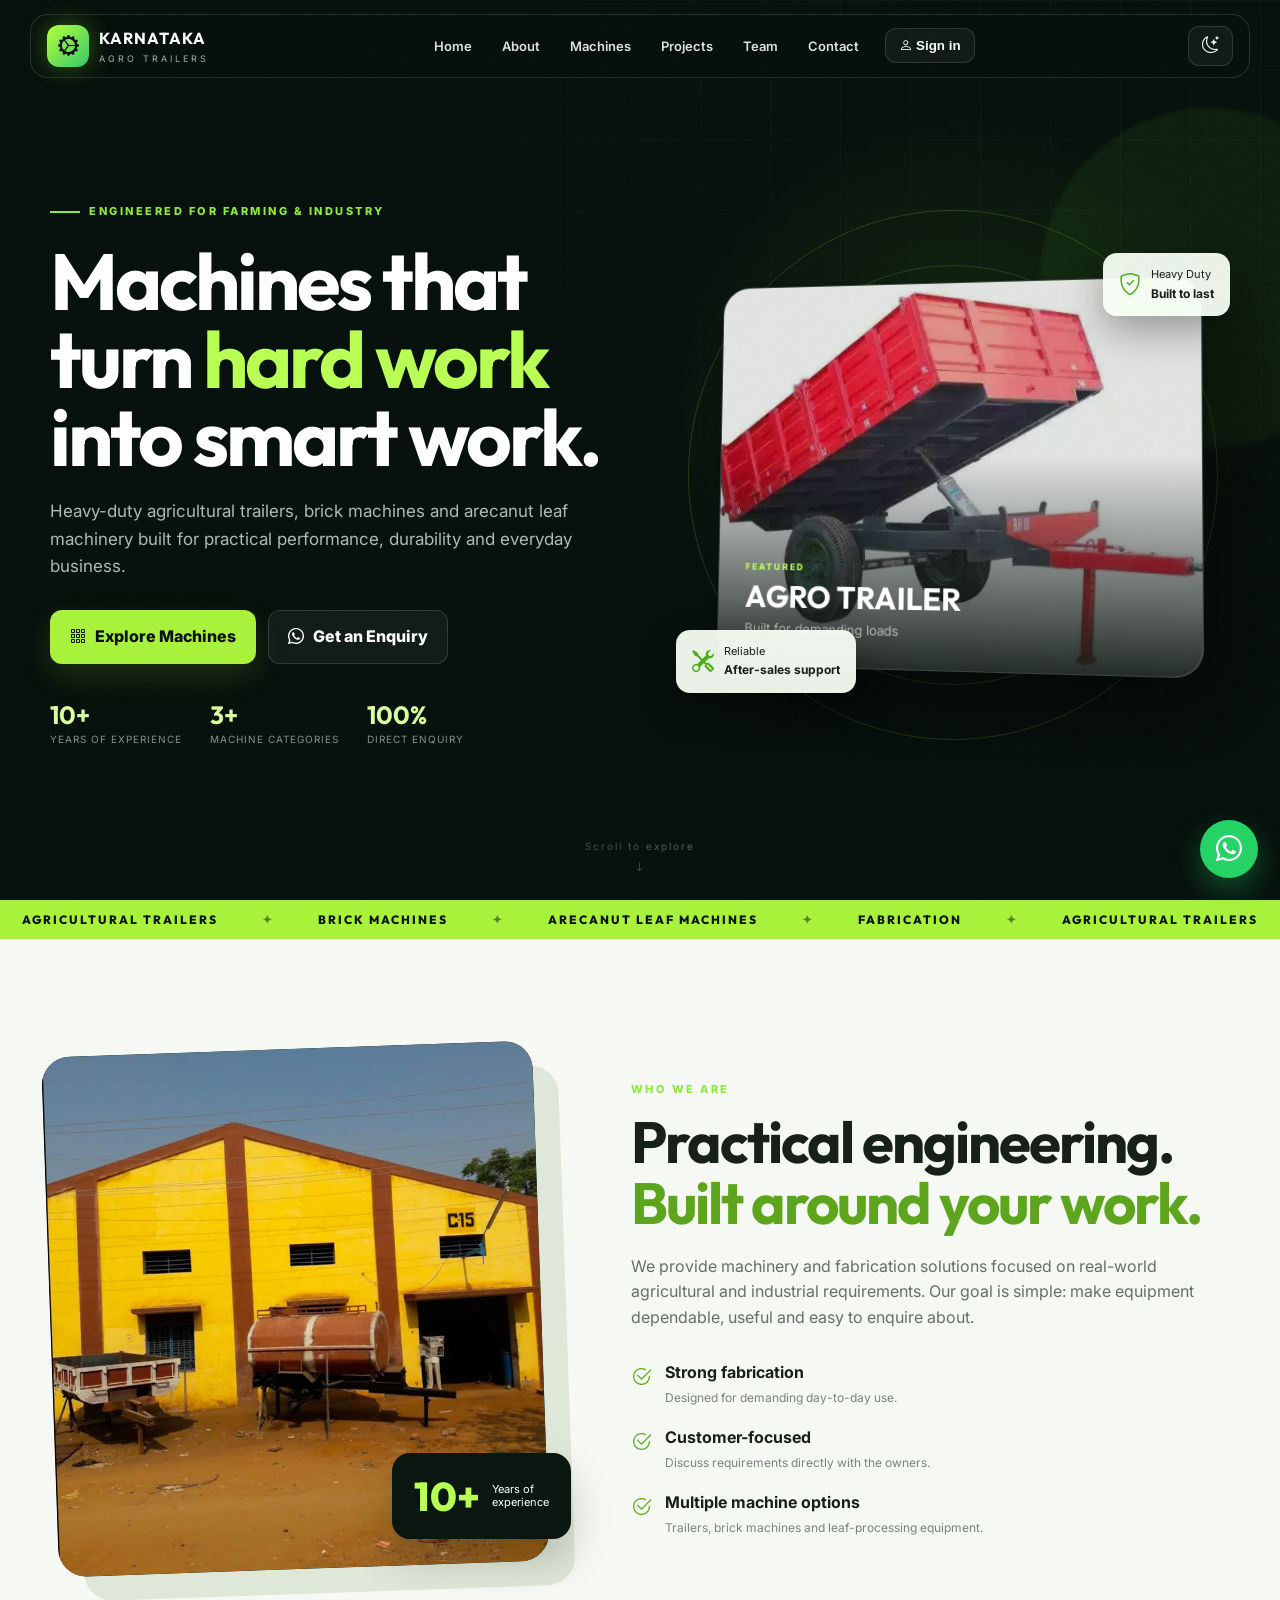
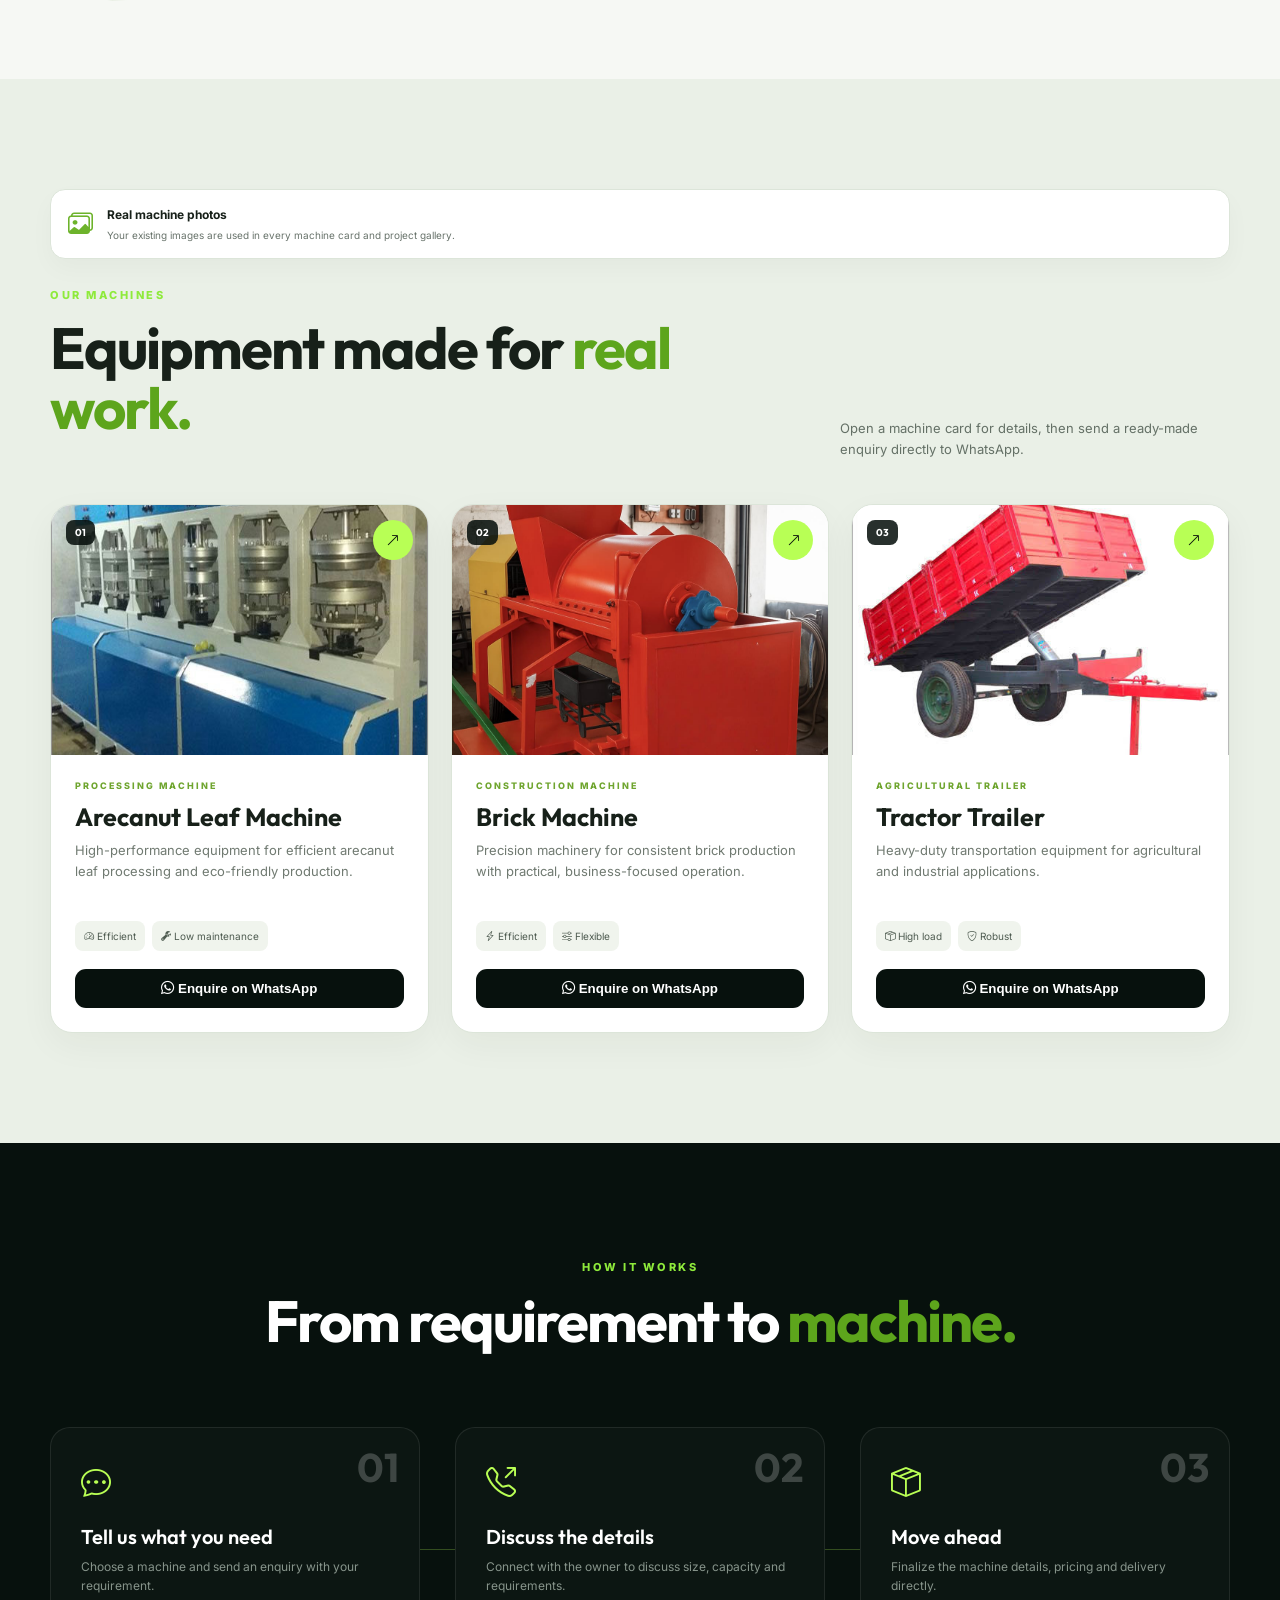
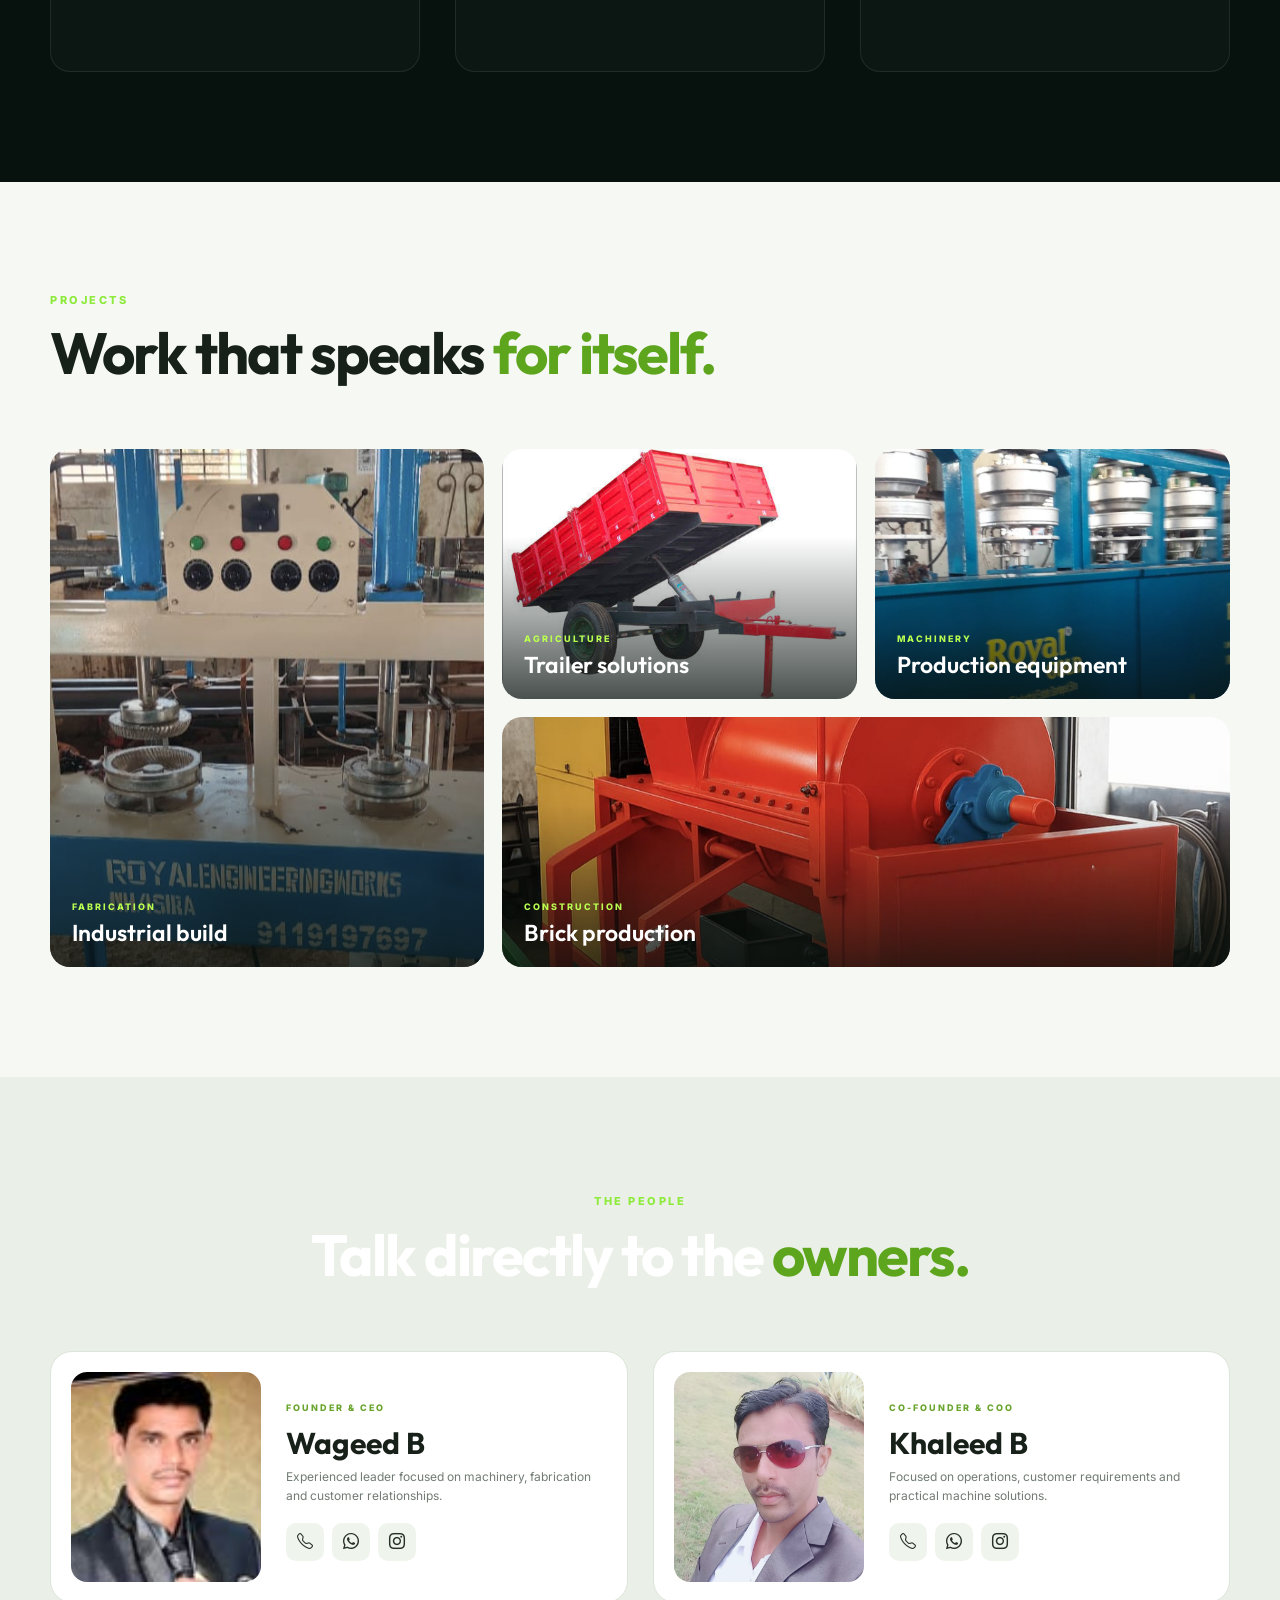
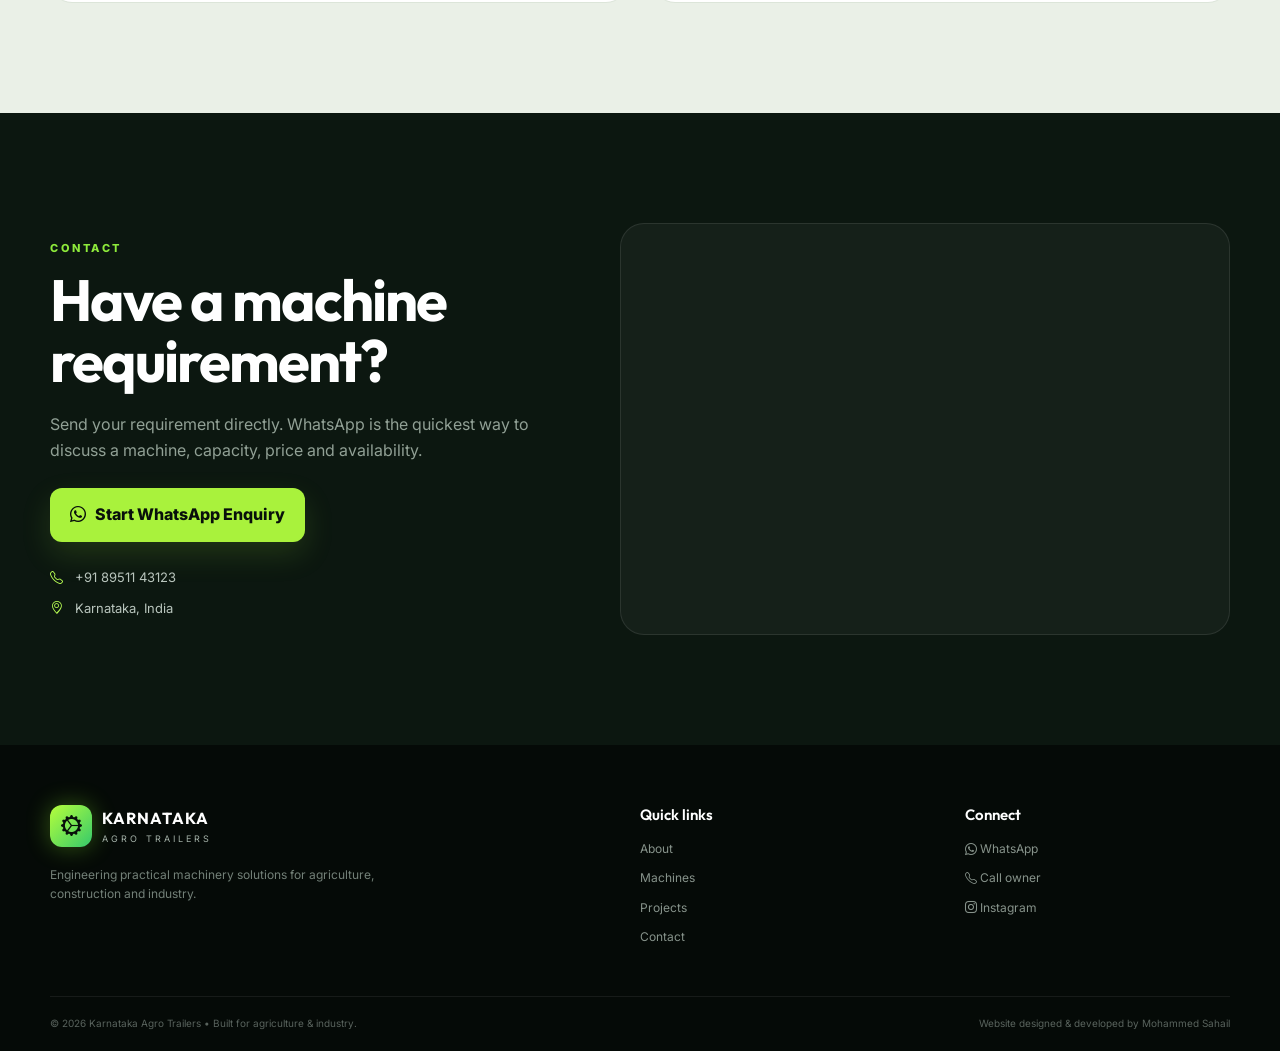
<file: Karnataka_Agro_Trailers_BEST_V2/index.html>
<!DOCTYPE html>
<html lang="en">
<head>
  <meta charset="UTF-8">
  <meta name="viewport" content="width=device-width, initial-scale=1.0">
  <meta name="theme-color" content="#07110d">
  <title>Karnataka Agro Trailers — Machinery & Fabrication</title>
  <meta name="description" content="Karnataka Agro Trailers - agricultural trailers, brick machines and arecanut leaf machinery. Enquire directly on WhatsApp.">
  <link rel="preconnect" href="https://fonts.googleapis.com">
  <link rel="preconnect" href="https://fonts.gstatic.com" crossorigin>
  <link href="https://fonts.googleapis.com/css2?family=Inter:wght@400;500;600;700&family=Outfit:wght@500;600;700;800&display=swap" rel="stylesheet">
  <link href="https://cdn.jsdelivr.net/npm/bootstrap-icons@1.11.3/font/bootstrap-icons.css" rel="stylesheet">
  <link rel="stylesheet" href="style.css">
</head>
<body>
  <div id="preloader"><div class="loader-ring"></div><span>Loading Karnataka Agro...</span></div>
  <div class="noise"></div>

  <header class="site-header" id="siteHeader">
    <nav class="navbar">
      <a class="brand" href="#home" aria-label="Karnataka Agro Trailers home">
        <span class="brand-mark"><i class="bi bi-gear-wide-connected"></i></span>
        <span><strong>KARNATAKA</strong><small>AGRO TRAILERS</small></span>
      </a>

      <div class="nav-links" id="navLinks">
        <a href="#home">Home</a>
        <a href="#about">About</a>
        <a href="#products">Machines</a>
        <a href="#projects">Projects</a>
        <a href="#team">Team</a>
        <a href="#contact">Contact</a>
        <button class="nav-login" id="openLogin"><i class="bi bi-person"></i> Sign in</button>
      </div>

      <div class="nav-actions">
        <button class="theme-btn" id="themeBtn" aria-label="Toggle theme"><i class="bi bi-moon-stars"></i></button>
        <button class="menu-btn" id="menuBtn" aria-label="Open menu"><i class="bi bi-list"></i></button>
      </div>
    </nav>
  </header>

  <main>
    <section class="hero" id="home">
      <div class="hero-grid"></div>
      <div class="hero-orb orb-one"></div><div class="hero-orb orb-two"></div>
      <div class="container hero-layout">
        <div class="hero-copy reveal">
          <div class="eyebrow"><span></span> ENGINEERED FOR FARMING & INDUSTRY</div>
          <h1>Machines that turn <em>hard work</em> into <span>smart work.</span></h1>
          <p>Heavy-duty agricultural trailers, brick machines and arecanut leaf machinery built for practical performance, durability and everyday business.</p>
          <div class="hero-buttons">
            <a href="#products" class="btn btn-primary"><i class="bi bi-grid-3x3-gap"></i> Explore Machines</a>
            <a href="https://wa.me/918951143123?text=Hello%20Karnataka%20Agro%20Trailers%2C%20I%20would%20like%20to%20know%20about%20your%20machines." target="_blank" rel="noopener" class="btn btn-glass"><i class="bi bi-whatsapp"></i> Get an Enquiry</a>
          </div>
          <div class="hero-stats">
            <div><strong>10+</strong><span>Years of experience</span></div>
            <div><strong>3+</strong><span>Machine categories</span></div>
            <div><strong>100%</strong><span>Direct enquiry</span></div>
          </div>
        </div>

        <div class="hero-visual reveal reveal-delay">
          <div class="machine-stage">
            <div class="stage-ring ring-a"></div><div class="stage-ring ring-b"></div>
            <div class="floating-card card-top"><i class="bi bi-shield-check"></i><span>Heavy Duty<br><b>Built to last</b></span></div>
            <div class="machine-card" id="tiltCard">
              <div class="machine-glow"></div>
              <img src="images/trailer 1.webp" alt="Tractor trailer">
              <div class="machine-label"><span>FEATURED</span><b>AGRO TRAILER</b><small>Built for demanding loads</small></div>
            </div>
            <div class="floating-card card-bottom"><i class="bi bi-tools"></i><span>Reliable<br><b>After-sales support</b></span></div>
          </div>
        </div>
      </div>
      <a class="scroll-cue" href="#about"><span>Scroll to explore</span><i class="bi bi-arrow-down"></i></a>
    </section>

    <section class="marquee"><div><span>AGRICULTURAL TRAILERS</span><b>✦</b><span>BRICK MACHINES</span><b>✦</b><span>ARECANUT LEAF MACHINES</span><b>✦</b><span>FABRICATION</span><b>✦</b><span>AGRICULTURAL TRAILERS</span></div></section>

    <section class="section about-section" id="about">
      <div class="container about-grid">
        <div class="about-visual reveal">
          <div class="image-frame"><img src="images/shed.jpg" alt="Karnataka Agro workshop"></div>
          <div class="experience-badge"><strong>10+</strong><span>Years of<br>experience</span></div>
        </div>
        <div class="about-copy reveal">
          <div class="section-tag">WHO WE ARE</div>
          <h2>Practical engineering.<br><span>Built around your work.</span></h2>
          <p>We provide machinery and fabrication solutions focused on real-world agricultural and industrial requirements. Our goal is simple: make equipment dependable, useful and easy to enquire about.</p>
          <div class="feature-list">
            <div><i class="bi bi-check2-circle"></i><span><b>Strong fabrication</b><small>Designed for demanding day-to-day use.</small></span></div>
            <div><i class="bi bi-check2-circle"></i><span><b>Customer-focused</b><small>Discuss requirements directly with the owners.</small></span></div>
            <div><i class="bi bi-check2-circle"></i><span><b>Multiple machine options</b><small>Trailers, brick machines and leaf-processing equipment.</small></span></div>
          </div>
        </div>
      </div>
    </section>

    <section class="section products-section" id="products">
      <div class="container"><div class="image-note reveal"><i class="bi bi-images"></i><span><b>Real machine photos</b><small>Your existing images are used in every machine card and project gallery.</small></span></div></div>
      <div class="container">
        <div class="section-heading reveal">
          <div><div class="section-tag">OUR MACHINES</div><h2>Equipment made for <span>real work.</span></h2></div>
          <p>Open a machine card for details, then send a ready-made enquiry directly to WhatsApp.</p>
        </div>
        <div class="product-grid">
          <article class="product-card reveal" data-product="Arecanut Leaf Machine">
            <div class="product-media"><img src="images/machine 1.jpg" alt="Arecanut Leaf Machine"><span>01</span><button class="quick-view" aria-label="View product"><i class="bi bi-arrow-up-right"></i></button></div>
            <div class="product-body"><div class="product-type">PROCESSING MACHINE</div><h3>Arecanut Leaf Machine</h3><p>High-performance equipment for efficient arecanut leaf processing and eco-friendly production.</p><div class="specs"><span><i class="bi bi-speedometer2"></i> Efficient</span><span><i class="bi bi-wrench-adjustable"></i> Low maintenance</span></div><button class="enquire-btn whatsapp-product"><i class="bi bi-whatsapp"></i> Enquire on WhatsApp</button></div>
          </article>
          <article class="product-card reveal reveal-delay" data-product="Brick Machine">
            <div class="product-media"><img src="images/machine 2.jpg" alt="Brick Machine"><span>02</span><button class="quick-view" aria-label="View product"><i class="bi bi-arrow-up-right"></i></button></div>
            <div class="product-body"><div class="product-type">CONSTRUCTION MACHINE</div><h3>Brick Machine</h3><p>Precision machinery for consistent brick production with practical, business-focused operation.</p><div class="specs"><span><i class="bi bi-lightning-charge"></i> Efficient</span><span><i class="bi bi-sliders"></i> Flexible</span></div><button class="enquire-btn whatsapp-product"><i class="bi bi-whatsapp"></i> Enquire on WhatsApp</button></div>
          </article>
          <article class="product-card reveal reveal-delay-2" data-product="Tractor Trailer">
            <div class="product-media"><img src="images/trailer 2.jpg" alt="Tractor Trailer"><span>03</span><button class="quick-view" aria-label="View product"><i class="bi bi-arrow-up-right"></i></button></div>
            <div class="product-body"><div class="product-type">AGRICULTURAL TRAILER</div><h3>Tractor Trailer</h3><p>Heavy-duty transportation equipment for agricultural and industrial applications.</p><div class="specs"><span><i class="bi bi-box-seam"></i> High load</span><span><i class="bi bi-shield-check"></i> Robust</span></div><button class="enquire-btn whatsapp-product"><i class="bi bi-whatsapp"></i> Enquire on WhatsApp</button></div>
          </article>
        </div>
      </div>
    </section>

    <section class="section process-section">
      <div class="container">
        <div class="section-heading centered reveal"><div><div class="section-tag">HOW IT WORKS</div><h2>From requirement to <span>machine.</span></h2></div></div>
        <div class="process-grid">
          <div class="process-step reveal"><b>01</b><i class="bi bi-chat-dots"></i><h3>Tell us what you need</h3><p>Choose a machine and send an enquiry with your requirement.</p></div>
          <div class="process-line"></div>
          <div class="process-step reveal reveal-delay"><b>02</b><i class="bi bi-telephone-outbound"></i><h3>Discuss the details</h3><p>Connect with the owner to discuss size, capacity and requirements.</p></div>
          <div class="process-line"></div>
          <div class="process-step reveal reveal-delay-2"><b>03</b><i class="bi bi-box-seam"></i><h3>Move ahead</h3><p>Finalize the machine details, pricing and delivery directly.</p></div>
        </div>
      </div>
    </section>

    <section class="section projects-section" id="projects">
      <div class="container">
        <div class="section-heading reveal"><div><div class="section-tag">PROJECTS</div><h2>Work that speaks <span>for itself.</span></h2></div></div>
        <div class="project-masonry">
          <div class="project large reveal"><img src="images/machine 4.jpg" alt="Fabrication project"><div><span>FABRICATION</span><h3>Industrial build</h3></div></div>
          <div class="project reveal"><img src="images/trailer 2.jpg" alt="Trailer project"><div><span>AGRICULTURE</span><h3>Trailer solutions</h3></div></div>
          <div class="project reveal reveal-delay"><img src="images/machine3.jpg" alt="Machine project"><div><span>MACHINERY</span><h3>Production equipment</h3></div></div>
          <div class="project wide reveal"><img src="images/machine 2.jpg" alt="Brick machine project"><div><span>CONSTRUCTION</span><h3>Brick production</h3></div></div>
        </div>
      </div>
    </section>

    <section class="section team-section" id="team">
      <div class="container">
        <div class="section-heading centered reveal"><div><div class="section-tag">THE PEOPLE</div><h2>Talk directly to the <span>owners.</span></h2></div></div>
        <div class="team-grid">
          <article class="person-card reveal"><div class="person-photo"><img src="images/wageed.jpg" alt="Wageed B"></div><div class="person-info"><span>FOUNDER & CEO</span><h3>Wageed B</h3><p>Experienced leader focused on machinery, fabrication and customer relationships.</p><div class="person-actions"><a href="tel:+918951143123"><i class="bi bi-telephone"></i></a><a href="https://wa.me/918951143123?text=Hello%20Wageed%2C%20I%20would%20like%20to%20enquire%20about%20your%20machines." target="_blank"><i class="bi bi-whatsapp"></i></a><a href="https://www.instagram.com/wageed__b/" target="_blank"><i class="bi bi-instagram"></i></a></div></div></article>
          <article class="person-card reveal reveal-delay"><div class="person-photo"><img src="images/khaleed.jpg" alt="Khaleed B"></div><div class="person-info"><span>CO-FOUNDER & COO</span><h3>Khaleed B</h3><p>Focused on operations, customer requirements and practical machine solutions.</p><div class="person-actions"><a href="tel:+919119197697"><i class="bi bi-telephone"></i></a><a href="https://wa.me/919119197697?text=Hello%20Khaleed%2C%20I%20would%20like%20to%20enquire%20about%20your machines." target="_blank"><i class="bi bi-whatsapp"></i></a><a href="https://www.instagram.com/royalkarnatakatrilor/" target="_blank"><i class="bi bi-instagram"></i></a></div></div></article>
        </div>
      </div>
    </section>

    <section class="section contact-section" id="contact">
      <div class="container contact-grid">
        <div class="contact-copy reveal"><div class="section-tag">CONTACT</div><h2>Have a machine<br>requirement?</h2><p>Send your requirement directly. WhatsApp is the quickest way to discuss a machine, capacity, price and availability.</p><a class="btn btn-primary" target="_blank" href="https://wa.me/918951143123?text=Hello%20Karnataka%20Agro%20Trailers%2C%20I%20have%20a%20machine%20requirement.%20Please%20share%20the%20details."><i class="bi bi-whatsapp"></i> Start WhatsApp Enquiry</a><div class="contact-details"><span><i class="bi bi-telephone"></i> +91 89511 43123</span><span><i class="bi bi-geo-alt"></i> Karnataka, India</span></div></div>
        <div class="contact-card reveal reveal-delay"><div class="map-wrap"><iframe src="https://www.google.com/maps/embed?pb=!1m18!1m12!1m3!1d3875.671492650082!2d76.90096587455848!3d13.73832799760637!2m3!1f0!2f0!3f0!3m2!1i1024!2i768!4f13.1!3m3!1m2!1s0x3bb0434f063c7e11%3A0xd2461ac25240bc36!2skarnataka%20agro%20trailer!5e0!3m2!1sen!2sin!4v1750843572631!5m2!1sen!2sin" loading="lazy" allowfullscreen></iframe></div></div>
      </div>
    </section>
  </main>

  <footer class="footer"><div class="container footer-grid"><div><a class="brand" href="#home"><span class="brand-mark"><i class="bi bi-gear-wide-connected"></i></span><span><strong>KARNATAKA</strong><small>AGRO TRAILERS</small></span></a><p>Engineering practical machinery solutions for agriculture, construction and industry.</p></div><div><h4>Quick links</h4><a href="#about">About</a><a href="#products">Machines</a><a href="#projects">Projects</a><a href="#contact">Contact</a></div><div><h4>Connect</h4><a href="https://wa.me/918951143123" target="_blank"><i class="bi bi-whatsapp"></i> WhatsApp</a><a href="tel:+918050806818"><i class="bi bi-telephone"></i> Call owner</a><a href="https://www.instagram.com/royalkarnatakatrilor/" target="_blank"><i class="bi bi-instagram"></i> Instagram</a></div></div><div class="footer-bottom"><span>© 2026 Karnataka Agro Trailers • Built for agriculture & industry.</span><span>Website designed & developed by Mohammed Sahail</span></div></footer>

  <a class="floating-wa" href="https://wa.me/918951143123?text=Hello%20Karnataka%20Agro%20Trailers%2C%20I%20need%20a%20machine%20enquiry." target="_blank" aria-label="WhatsApp"><i class="bi bi-whatsapp"></i><span>Enquire</span></a>
  <button class="top-btn" id="topBtn" aria-label="Back to top"><i class="bi bi-arrow-up"></i></button>

  <div class="modal-backdrop" id="loginModal" aria-hidden="true">
    <div class="auth-modal">
      <button class="modal-close" id="closeLogin" aria-label="Close"><i class="bi bi-x-lg"></i></button>
      <div class="auth-visual"><i class="bi bi-person-badge"></i><h3>Welcome back.</h3><p>Sign in to save your enquiry preferences and continue faster.</p></div>
      <div class="auth-form">
        <div class="auth-tabs"><button class="active" data-auth="signin">Sign in</button><button data-auth="signup">Create account</button></div>
        <form id="authForm">
          <label>Email<input id="authEmail" type="email" placeholder="you@example.com" required></label>
          <label>Password<input id="authPassword" type="password" placeholder="••••••••" minlength="6" required></label>
          <label class="signup-only">Full name<input id="authName" type="text" placeholder="Your name"></label>
          <button class="btn btn-primary full" type="submit" id="authSubmit">Sign in</button>
          <p class="auth-note" id="authNote">Demo authentication is stored locally in this browser.</p>
        </form>
      </div>
    </div>
  </div>

  <div class="product-modal modal-backdrop" id="productModal" aria-hidden="true">
    <div class="product-modal-card"><button class="modal-close" id="closeProduct"><i class="bi bi-x-lg"></i></button><div id="productModalContent"></div></div>
  </div>

  <script src="script.js"></script>
</body>
</html>
</file>
<file: Karnataka_Agro_Trailers_BEST_V2/style.css>
*{box-sizing:border-box;margin:0;padding:0}html{scroll-behavior:smooth}body{font-family:Inter,sans-serif;background:#f6f8f4;color:#172019;line-height:1.6;overflow-x:hidden}.container{width:min(1180px,calc(100% - 40px));margin:auto}.site-header{position:fixed;top:0;left:0;width:100%;z-index:1000;padding:14px 0;transition:.35s}.site-header.scrolled{background:rgba(7,17,13,.88);backdrop-filter:blur(18px);box-shadow:0 10px 35px #0002}.navbar{width:min(1220px,calc(100% - 28px));margin:auto;display:flex;align-items:center;justify-content:space-between;padding:10px 16px;border:1px solid #ffffff22;border-radius:18px;background:#07110dbd;backdrop-filter:blur(16px)}.brand{display:flex;align-items:center;gap:10px;text-decoration:none;color:#fff}.brand-mark{width:42px;height:42px;border-radius:12px;display:grid;place-items:center;background:linear-gradient(135deg,#b6ff3b,#35c96b);color:#08100b;font-size:21px;box-shadow:0 0 25px #91f52a55}.brand strong{display:block;font-family:Outfit;font-size:16px;letter-spacing:1px}.brand small{display:block;font-size:9px;letter-spacing:3px;color:#a6b3aa}.nav-links{display:flex;align-items:center;gap:6px}.nav-links>a{color:#dbe5dd;text-decoration:none;font-size:13px;font-weight:600;padding:10px 12px;border-radius:10px;transition:.25s}.nav-links>a:hover{color:#baff50;background:#ffffff0d}.nav-login,.theme-btn,.menu-btn{border:1px solid #ffffff22;background:#ffffff0c;color:#fff;border-radius:11px;padding:9px 13px;cursor:pointer}.nav-login{font-weight:700;margin-left:8px}.theme-btn{font-size:17px}.nav-actions{display:flex;gap:8px}.menu-btn{display:none;font-size:21px}.hero{min-height:100svh;background:#07110d;position:relative;display:flex;align-items:center;overflow:hidden;color:#fff;padding:120px 0 70px}.hero-grid{position:absolute;inset:0;background-image:linear-gradient(#ffffff08 1px,transparent 1px),linear-gradient(90deg,#ffffff08 1px,transparent 1px);background-size:70px 70px;mask-image:linear-gradient(to bottom,#000,transparent 90%)}.hero:after{content:"";position:absolute;inset:0;background:radial-gradient(circle at 75% 45%,#72e52b1f,transparent 28%),linear-gradient(90deg,#07110d 20%,transparent 75%)}.hero-orb{position:absolute;border-radius:50%;filter:blur(2px);animation:float 7s ease-in-out infinite}.orb-one{width:340px;height:340px;right:-100px;top:12%;background:#6ee52a12}.orb-two{width:180px;height:180px;left:-60px;bottom:5%;background:#30c9ff10}.hero-layout{display:grid;grid-template-columns:1.02fr .98fr;gap:50px;align-items:center;position:relative;z-index:2}.eyebrow,.section-tag{font-size:11px;font-weight:800;letter-spacing:2.5px;color:#8eea3b}.eyebrow{display:flex;align-items:center;gap:9px}.eyebrow span{width:30px;height:2px;background:#8eea3b}.hero h1{font-family:Outfit;font-size:clamp(48px,6.2vw,82px);line-height:.98;letter-spacing:-3px;margin:22px 0}.hero h1 em{font-style:normal;color:#b9ff54}.hero h1 span{color:#fff}.hero-copy>p{max-width:610px;color:#afbbb2;font-size:17px}.hero-buttons{display:flex;gap:12px;flex-wrap:wrap;margin:30px 0}.btn{display:inline-flex;align-items:center;justify-content:center;gap:9px;padding:13px 19px;border-radius:12px;text-decoration:none;font-weight:800;border:1px solid transparent;cursor:pointer;font-family:inherit;transition:.25s}.btn-primary{background:#a9f23c;color:#08100b;box-shadow:0 12px 30px #9be73a25}.btn-primary:hover{transform:translateY(-3px);background:#c4ff67}.btn-glass{background:#ffffff0c;border-color:#ffffff25;color:#fff}.btn-glass:hover{background:#fff;color:#07110d}.hero-stats{display:flex;gap:28px;margin-top:35px}.hero-stats div{display:flex;flex-direction:column}.hero-stats strong{font:700 25px Outfit;color:#d8ff9c}.hero-stats span{font-size:10px;color:#849188;text-transform:uppercase;letter-spacing:1px}.machine-stage{height:560px;position:relative;display:grid;place-items:center;perspective:1000px}.machine-card{width:min(500px,88%);height:390px;border-radius:28px;overflow:hidden;position:relative;transform:rotateY(-8deg) rotateX(3deg);border:1px solid #ffffff2b;background:#122019;box-shadow:30px 40px 80px #0008;transition:transform .2s}.machine-card img{width:100%;height:100%;object-fit:cover;opacity:.88}.machine-card:after{content:"";position:absolute;inset:0;background:linear-gradient(180deg,transparent 45%,#07110ddd)}.machine-label{position:absolute;z-index:2;left:28px;bottom:25px}.machine-label span,.project span{font-size:9px;letter-spacing:2px;color:#baff50;font-weight:800}.machine-label b{display:block;font:700 31px Outfit}.machine-label small{color:#b3bdb6}.floating-card{position:absolute;z-index:5;display:flex;gap:10px;align-items:center;background:#f7fff5f2;color:#172019;padding:13px 16px;border-radius:14px;box-shadow:0 15px 40px #0005;font-size:11px}.floating-card i{font-size:22px;color:#4baf16}.floating-card b{font-size:12px}.card-top{top:58px;right:0}.card-bottom{bottom:62px;left:0}.stage-ring{position:absolute;border:1px solid #a9f23c30;border-radius:50%;animation:spin 18s linear infinite}.ring-a{width:530px;height:530px}.ring-b{width:420px;height:420px;animation-direction:reverse}.scroll-cue{position:absolute;bottom:25px;left:50%;transform:translateX(-50%);color:#859189;text-decoration:none;font-size:10px;letter-spacing:2px;display:flex;flex-direction:column;align-items:center;gap:5px}.marquee{background:#a9f23c;color:#0a140c;overflow:hidden;white-space:nowrap;padding:12px 0;font:800 12px Outfit;letter-spacing:2px}.marquee div{display:flex;justify-content:space-around;min-width:1000px;animation:marquee 22s linear infinite}.marquee b{opacity:.5}.section{padding:110px 0}.about-section{background:#f6f8f4}.about-grid{display:grid;grid-template-columns:.9fr 1.1fr;gap:90px;align-items:center}.about-visual{position:relative}.image-frame{height:520px;border-radius:28px;overflow:hidden;transform:rotate(-2deg);box-shadow:25px 25px 0 #dfe8d8}.image-frame img{width:100%;height:100%;object-fit:cover}.experience-badge{position:absolute;right:-30px;bottom:30px;background:#0a1710;color:#fff;border-radius:18px;padding:18px 22px;display:flex;align-items:center;gap:12px;box-shadow:0 20px 40px #0003}.experience-badge strong{font:800 40px Outfit;color:#b7ff55}.experience-badge span{font-size:11px;line-height:1.2}.about-copy h2,.section-heading h2,.contact-copy h2{font:700 clamp(38px,5vw,58px)/1.05 Outfit;letter-spacing:-2px;margin:13px 0 20px}.about-copy h2 span,.section-heading h2 span{color:#5da51c}.about-copy>p,.section-heading>p{color:#647066;max-width:620px}.feature-list{margin-top:30px;display:grid;gap:18px}.feature-list>div{display:flex;gap:13px}.feature-list i{color:#65ae24;font-size:21px}.feature-list b,.feature-list small{display:block}.feature-list small{color:#7a847c;font-size:12px;margin-top:2px}.products-section{background:#eaf0e7}.section-heading{display:flex;justify-content:space-between;align-items:end;gap:40px;margin-bottom:45px}.section-heading>p{max-width:390px;font-size:13px}.product-grid{display:grid;grid-template-columns:repeat(3,1fr);gap:22px}.product-card{background:#fff;border:1px solid #dce5d9;border-radius:22px;overflow:hidden;box-shadow:0 12px 35px #22321a0c;transition:.35s}.product-card:hover{transform:translateY(-10px);box-shadow:0 25px 55px #22321a1b}.product-media{height:250px;position:relative;overflow:hidden}.product-media img{width:100%;height:100%;object-fit:cover;transition:.6s}.product-card:hover .product-media img{transform:scale(1.08)}.product-media>span{position:absolute;top:15px;left:15px;background:#07110ddd;color:#fff;border-radius:8px;padding:6px 9px;font:700 10px Outfit}.quick-view{position:absolute;right:15px;top:15px;border:0;width:40px;height:40px;border-radius:50%;background:#b8ff55;color:#08100b;cursor:pointer}.product-body{padding:24px}.product-type{font-size:9px;letter-spacing:2px;font-weight:800;color:#6fa52f}.product-body h3{font:700 25px Outfit;margin:7px 0}.product-body p{font-size:13px;color:#707a71;min-height:63px}.specs{display:flex;gap:7px;flex-wrap:wrap;margin:18px 0}.specs span{background:#f0f4ed;border-radius:8px;padding:7px 9px;font-size:10px;color:#4e5b50}.enquire-btn{width:100%;border:0;background:#07110d;color:#fff;padding:12px;border-radius:11px;font-weight:800;cursor:pointer;transition:.25s}.enquire-btn:hover{background:#a9f23c;color:#07110d}.process-section{background:#07110d;color:#fff}.centered{justify-content:center;text-align:center}.centered .section-tag{display:inline-block}.centered h2{color:#fff}.process-grid{display:grid;grid-template-columns:1fr 35px 1fr 35px 1fr;align-items:center;margin-top:55px}.process-step{position:relative;padding:30px;border:1px solid #ffffff16;border-radius:20px;background:#ffffff06;min-height:245px}.process-step>b{position:absolute;right:20px;top:14px;color:#ffffff35;font:700 40px Outfit}.process-step i{font-size:30px;color:#b9ff54}.process-step h3{font:600 20px Outfit;margin:18px 0 8px}.process-step p{font-size:12px;color:#87948b}.process-line{height:1px;background:#b9ff5440}.projects-section{background:#f6f8f4}.project-masonry{display:grid;grid-template-columns:1.1fr .9fr .9fr;grid-template-rows:250px 250px;gap:18px}.project{position:relative;border-radius:20px;overflow:hidden}.project.large{grid-row:span 2}.project.wide{grid-column:2/4}.project img{width:100%;height:100%;object-fit:cover;transition:.6s}.project:after{content:"";position:absolute;inset:0;background:linear-gradient(180deg,transparent 35%,#07110dbb)}.project>div{position:absolute;z-index:2;left:22px;bottom:20px;color:#fff}.project h3{font:600 23px Outfit}.project:hover img{transform:scale(1.06)}.team-section{background:#eaf0e7}.team-grid{display:grid;grid-template-columns:1fr 1fr;gap:25px;margin-top:40px}.person-card{display:grid;grid-template-columns:190px 1fr;gap:25px;background:#fff;padding:20px;border-radius:22px;border:1px solid #dce5d9;align-items:center}.person-photo{height:210px;border-radius:16px;overflow:hidden}.person-photo img{width:100%;height:100%;object-fit:cover}.person-info>span{font-size:9px;letter-spacing:2px;font-weight:800;color:#69a42d}.person-info h3{font:700 30px Outfit;margin:5px 0}.person-info p{font-size:12px;color:#717b73}.person-actions{display:flex;gap:8px;margin-top:18px}.person-actions a{width:38px;height:38px;border-radius:10px;background:#eff4ec;color:#263128;display:grid;place-items:center;text-decoration:none}.person-actions a:hover{background:#a9f23c}.contact-section{background:#0c1710;color:#fff}.contact-grid{display:grid;grid-template-columns:.9fr 1.1fr;gap:70px;align-items:center}.contact-copy h2{color:#fff}.contact-copy p{color:#91a095;max-width:480px;margin-bottom:25px}.contact-details{display:flex;flex-direction:column;gap:10px;margin-top:25px;color:#b9c5bd;font-size:13px}.contact-details i{color:#b9ff54;margin-right:8px}.contact-card{padding:10px;border-radius:24px;background:#ffffff0a;border:1px solid #ffffff18}.map-wrap{height:390px;border-radius:18px;overflow:hidden}.map-wrap iframe{width:100%;height:100%;border:0}.footer{background:#050a07;color:#fff;padding:60px 0 20px}.footer-grid{display:grid;grid-template-columns:2fr 1fr 1fr;gap:60px}.footer p{color:#738078;font-size:12px;max-width:360px;margin-top:18px}.footer h4{font:600 15px Outfit;margin-bottom:15px}.footer a:not(.brand){display:block;color:#87938b;text-decoration:none;font-size:12px;margin:10px 0}.footer a:hover{color:#baff50}.footer-bottom{width:min(1180px,calc(100% - 40px));margin:40px auto 0;border-top:1px solid #ffffff12;padding-top:18px;display:flex;justify-content:space-between;color:#59635d;font-size:10px}.floating-wa{position:fixed;right:22px;bottom:22px;z-index:900;background:#25d366;color:#fff;text-decoration:none;width:58px;height:58px;border-radius:50%;display:grid;place-items:center;box-shadow:0 12px 30px #25d36655;font-size:26px;transition:.25s}.floating-wa span{position:absolute;right:68px;background:#07110d;color:#fff;padding:7px 10px;border-radius:7px;font-size:10px;opacity:0;transform:translateX(5px);transition:.25s}.floating-wa:hover{transform:scale(1.08)}.floating-wa:hover span{opacity:1;transform:none}.top-btn{position:fixed;right:22px;bottom:90px;z-index:900;width:42px;height:42px;border-radius:50%;border:1px solid #dce5d9;background:#fff;color:#172019;display:none;place-items:center;cursor:pointer}.modal-backdrop{position:fixed;inset:0;background:#0009;backdrop-filter:blur(10px);z-index:2000;display:none;place-items:center;padding:20px}.modal-backdrop.open{display:grid}.auth-modal{width:min(850px,100%);display:grid;grid-template-columns:.9fr 1.1fr;background:#fff;border-radius:25px;overflow:hidden;box-shadow:0 30px 100px #0008}.auth-visual{padding:50px;background:#0a1710;color:#fff;display:flex;flex-direction:column;justify-content:center}.auth-visual>i{font-size:60px;color:#b9ff54;margin-bottom:30px}.auth-visual h3{font:700 38px Outfit}.auth-visual p{color:#9ca89f;font-size:13px;margin-top:10px}.auth-form{padding:45px}.auth-tabs{display:flex;border-bottom:1px solid #e3e9e0;margin-bottom:25px}.auth-tabs button{border:0;background:none;padding:12px 15px;font-weight:800;color:#889188;cursor:pointer}.auth-tabs button.active{color:#172019;border-bottom:2px solid #69b52c}.auth-form label{display:block;font-size:11px;font-weight:800;margin:13px 0;color:#465148}.auth-form input{display:block;width:100%;margin-top:6px;padding:13px;border:1px solid #dbe3d8;border-radius:10px;outline:none;font:inherit}.auth-form input:focus{border-color:#7fc83b;box-shadow:0 0 0 3px #a9f23c22}.full{width:100%;margin-top:12px}.auth-note{font-size:10px;color:#879188;text-align:center;margin-top:12px}.signup-only{display:none!important}.auth-modal.signup .signup-only{display:block!important}.modal-close{position:absolute;right:15px;top:15px;width:38px;height:38px;border:0;border-radius:50%;background:#fff;color:#172019;z-index:3;cursor:pointer}.product-modal-card{position:relative;width:min(760px,100%);background:#fff;border-radius:22px;padding:30px;max-height:90vh;overflow:auto}.product-detail{display:grid;grid-template-columns:1fr 1fr;gap:30px;align-items:center}.product-detail img{width:100%;height:330px;object-fit:cover;border-radius:16px}.product-detail h3{font:700 35px Outfit}.product-detail p{color:#68736b;font-size:13px;margin:10px 0 20px}.noise{pointer-events:none;position:fixed;inset:0;z-index:9999;opacity:.025;background-image:url("data:image/svg+xml,%3Csvg viewBox='0 0 180 180' xmlns='http://www.w3.org/2000/svg'%3E%3Cfilter id='n'%3E%3CfeTurbulence type='fractalNoise' baseFrequency='.9' numOctaves='2' stitchTiles='stitch'/%3E%3C/filter%3E%3Crect width='100%25' height='100%25' filter='url(%23n)' opacity='.5'/%3E%3C/svg%3E")}.reveal{opacity:0;transform:translateY(25px);transition:opacity .7s ease,transform .7s ease}.reveal.visible{opacity:1;transform:none}.reveal-delay{transition-delay:.12s}.reveal-delay-2{transition-delay:.22s}#preloader{position:fixed;inset:0;background:#07110d;color:#fff;z-index:10000;display:grid;place-items:center;align-content:center;gap:15px;font-size:11px;letter-spacing:2px}.loader-ring{width:55px;height:55px;border:2px solid #ffffff18;border-top-color:#b9ff54;border-radius:50%;animation:spin .8s linear infinite}@keyframes spin{to{transform:rotate(360deg)}}@keyframes float{50%{transform:translateY(-18px)}}@keyframes marquee{to{transform:translateX(-50%)}}@media(max-width:900px){.nav-links{position:fixed;top:78px;left:14px;right:14px;display:none;flex-direction:column;align-items:stretch;background:#07110df5;border:1px solid #ffffff18;border-radius:16px;padding:12px}.nav-links.open{display:flex}.nav-login{text-align:center;margin:5px 0}.menu-btn{display:block}.hero-layout,.about-grid,.contact-grid{grid-template-columns:1fr}.hero{padding-top:140px}.hero-copy{text-align:center}.eyebrow{justify-content:center}.hero-copy>p{margin:auto}.hero-buttons,.hero-stats{justify-content:center}.hero-visual{display:none}.section-heading{display:block}.section-heading>p{margin-top:12px}.product-grid{grid-template-columns:1fr 1fr}.process-grid{grid-template-columns:1fr;gap:15px}.process-line{display:none}.project-masonry{grid-template-columns:1fr 1fr;grid-template-rows:250px 250px 250px}.project.large{grid-row:span 1}.project.wide{grid-column:1/3}.team-grid{grid-template-columns:1fr}.footer-grid{grid-template-columns:1fr 1fr}.footer-grid>div:first-child{grid-column:1/3}}@media(max-width:600px){.container{width:min(100% - 28px,1180px)}.navbar{border-radius:14px}.hero h1{letter-spacing:-2px;font-size:48px}.hero-copy>p{font-size:14px}.hero-stats{gap:15px}.hero-stats strong{font-size:20px}.hero-stats span{font-size:8px}.section{padding:75px 0}.about-grid{gap:50px}.image-frame{height:360px}.experience-badge{right:8px}.product-grid{grid-template-columns:1fr}.project-masonry{display:grid;grid-template-columns:1fr;grid-template-rows:repeat(4,230px)}.project.wide{grid-column:auto}.person-card{grid-template-columns:100px 1fr;gap:15px}.person-photo{height:150px}.person-info h3{font-size:23px}.auth-modal{grid-template-columns:1fr}.auth-visual{display:none}.auth-form{padding:32px 24px}.product-detail{grid-template-columns:1fr}.product-detail img{height:220px}.footer-grid{grid-template-columns:1fr}.footer-grid>div:first-child{grid-column:auto}.footer-bottom{flex-direction:column;gap:8px}.floating-wa span{display:none}.top-btn{right:18px}.site-header{padding:9px 0}.brand small{font-size:8px}.brand-mark{width:38px;height:38px}.section-heading h2,.about-copy h2,.contact-copy h2{letter-spacing:-1px}.map-wrap{height:300px}}@media(prefers-reduced-motion:reduce){*,*:before,*:after{scroll-behavior:auto!important;animation:none!important;transition:none!important}}

/* ===== V2 REAL THEME SYSTEM ===== */
body{--bg:#f6f8f4;--surface:#fff;--surface2:#eaf0e7;--text:#172019;--muted:#68736b;--border:#dce5d9;--accent:#9fe83a;--dark:#07110d;background:var(--bg);color:var(--text);transition:background .35s,color .35s}
body.dark-ui{--bg:#070d09;--surface:#0e1812;--surface2:#101d15;--text:#f2f7f1;--muted:#9aa79e;--border:#26362b;background:var(--bg);color:var(--text)}
body.dark-ui .about-section,body.dark-ui .projects-section{background:var(--bg)}
body.dark-ui .products-section,body.dark-ui .team-section{background:var(--surface2)}
body.dark-ui .product-card,body.dark-ui .person-card{background:var(--surface);border-color:var(--border);color:var(--text)}
body.dark-ui .product-body p,body.dark-ui .about-copy>p,body.dark-ui .section-heading>p,body.dark-ui .person-info p{color:var(--muted)}
body.dark-ui .specs span{background:#18251c;color:#aebbb2}
body.dark-ui .person-actions a{background:#18251c;color:#e8f0e9}
body.dark-ui .top-btn{background:#101b14;color:#fff;border-color:#304034}
body.dark-ui .auth-modal,body.dark-ui .product-modal-card{background:#101812;color:#fff}
body.dark-ui .auth-form input{background:#0a120d;color:#fff;border-color:#304034}
body.dark-ui .auth-tabs{border-color:#304034}
body.dark-ui .auth-tabs button{color:#87948b}
body.dark-ui .auth-tabs button.active{color:#fff}
body.dark-ui .modal-close{background:#e9f1e9}
body.dark-ui .image-frame{box-shadow:25px 25px 0 #18251c}
body.dark-ui .marquee{color:#08100b}
body.dark-ui .contact-section,body.dark-ui .footer{background:#030704}
body.dark-ui .footer-bottom{border-color:#18251c}

/* ===== IMAGE SYSTEM ===== */
img{display:block}
.product-media,.project,.person-photo,.image-frame{background:#172019}
.product-media img,.project img,.person-photo img,.image-frame img{object-position:center}
@media(max-width:600px){
 .product-media{height:235px}
 .project-masonry .project{height:230px}
 .person-photo{height:155px}
 .image-frame{height:350px}
}

.image-note{display:flex;align-items:center;gap:14px;background:var(--surface);border:1px solid var(--border);padding:14px 17px;border-radius:15px;margin-bottom:28px;box-shadow:0 10px 25px #00000008}
.image-note i{font-size:25px;color:#6db32b}.image-note b,.image-note small{display:block}.image-note b{font-size:12px}.image-note small{font-size:10px;color:var(--muted);margin-top:2px}
</file>
